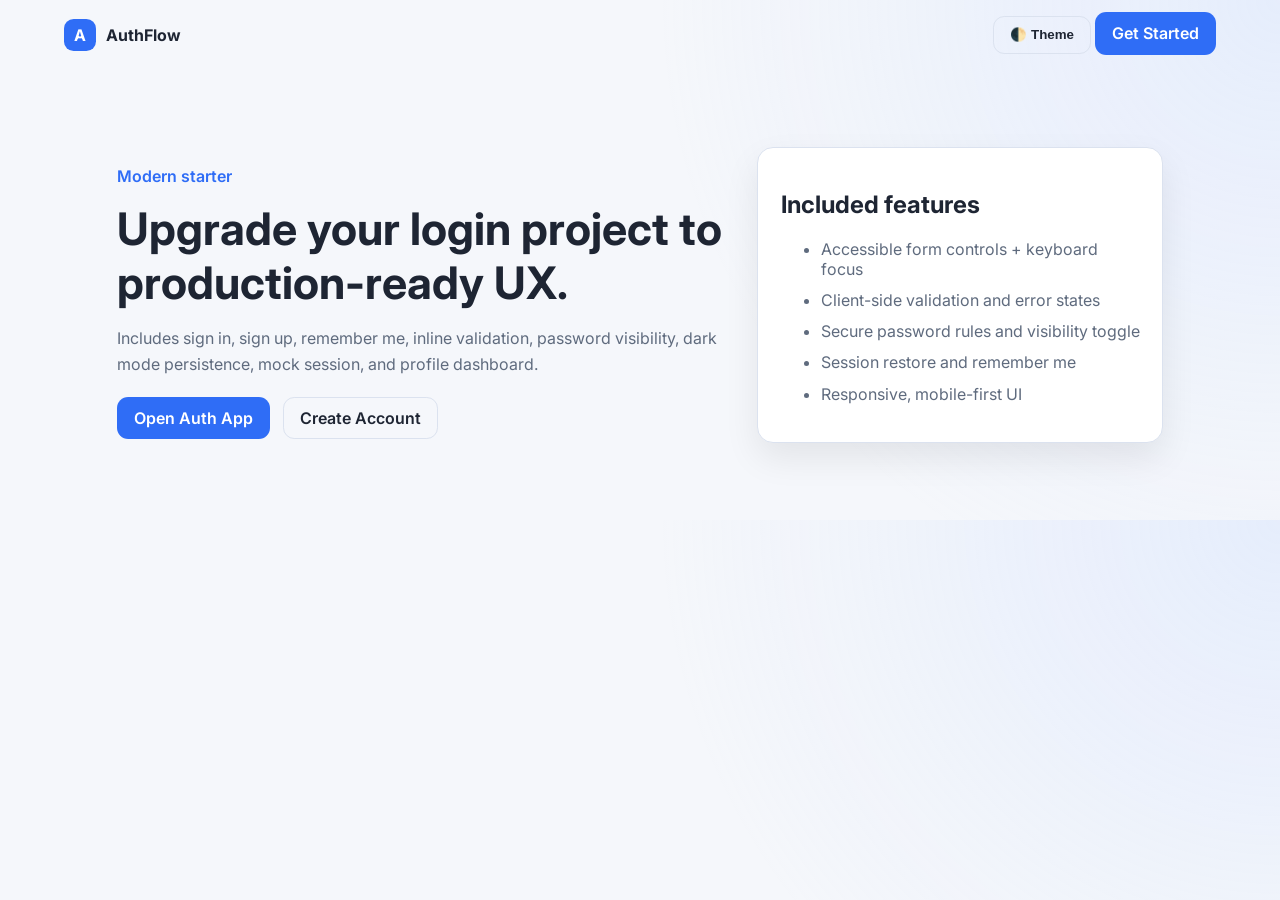
<file: index.html>
<!doctype html>
<html lang="en">
  <head>
    <meta charset="UTF-8" />
    <meta name="viewport" content="width=device-width, initial-scale=1.0" />
    <title>AuthFlow • Smart Login Demo</title>
    <meta name="description" content="Modern authentication demo with login, signup, validation, theme switcher and profile session." />
    <link rel="preconnect" href="https://fonts.googleapis.com" />
    <link rel="preconnect" href="https://fonts.gstatic.com" crossorigin />
    <link href="https://fonts.googleapis.com/css2?family=Inter:wght@400;500;600;700&display=swap" rel="stylesheet" />
    <link rel="stylesheet" href="styles.css" />
  </head>
  <body>
    <header class="site-header">
      <a class="brand" href="index.html" aria-label="AuthFlow Home">
        <span class="brand-logo">A</span>
        <span>AuthFlow</span>
      </a>
      <nav class="header-actions">
        <button id="themeToggle" class="btn ghost" type="button" aria-label="Toggle dark mode">🌓 Theme</button>
        <a href="login.html" class="btn primary">Get Started</a>
      </nav>
    </header>

    <main class="hero">
      <section>
        <p class="eyebrow">Modern starter</p>
        <h1>Upgrade your login project to production-ready UX.</h1>
        <p class="lead">
          Includes sign in, sign up, remember me, inline validation, password visibility,
          dark mode persistence, mock session, and profile dashboard.
        </p>
        <div class="hero-cta">
          <a href="login.html" class="btn primary">Open Auth App</a>
          <a href="login.html#signup" class="btn secondary">Create Account</a>
        </div>
      </section>
      <aside class="feature-card" aria-label="Feature checklist">
        <h2>Included features</h2>
        <ul>
          <li>Accessible form controls + keyboard focus</li>
          <li>Client-side validation and error states</li>
          <li>Secure password rules and visibility toggle</li>
          <li>Session restore and remember me</li>
          <li>Responsive, mobile-first UI</li>
        </ul>
      </aside>
    </main>

    <script src="app.js" defer></script>
  </body>
</html>
</file>
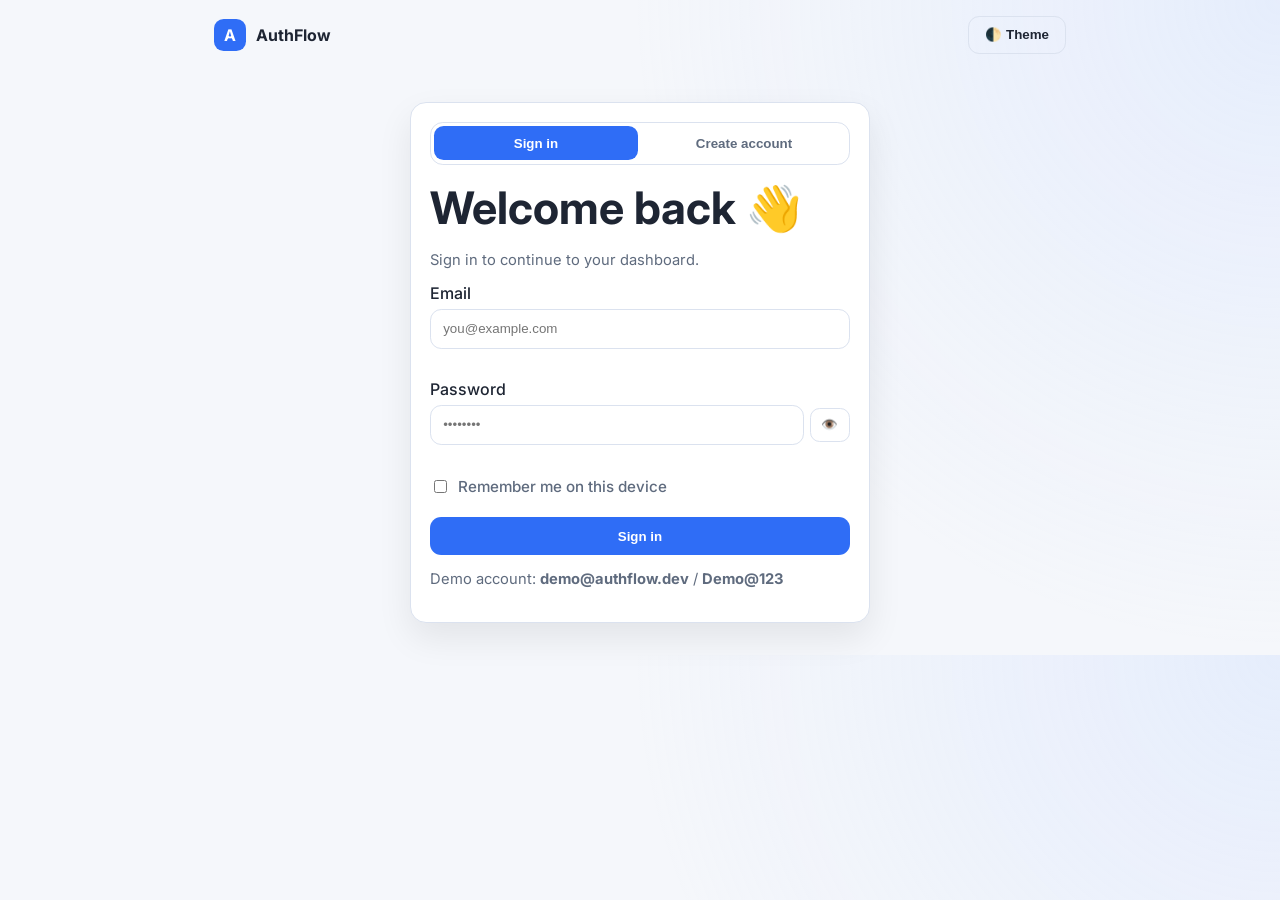
<file: login.html>
<!doctype html>
<html lang="en">
  <head>
    <meta charset="UTF-8" />
    <meta name="viewport" content="width=device-width, initial-scale=1.0" />
    <title>AuthFlow • Login</title>
    <link rel="preconnect" href="https://fonts.googleapis.com" />
    <link rel="preconnect" href="https://fonts.gstatic.com" crossorigin />
    <link href="https://fonts.googleapis.com/css2?family=Inter:wght@400;500;600;700&display=swap" rel="stylesheet" />
    <link rel="stylesheet" href="styles.css" />
  </head>
  <body class="auth-page">
    <header class="site-header compact">
      <a class="brand" href="index.html">
        <span class="brand-logo">A</span>
        <span>AuthFlow</span>
      </a>
      <button id="themeToggle" class="btn ghost" type="button" aria-label="Toggle dark mode">🌓 Theme</button>
    </header>

    <main class="auth-shell">
      <section class="auth-card">
        <div class="tab-row" role="tablist" aria-label="Authentication tabs">
          <button class="tab active" id="tab-login" data-tab="login" role="tab" aria-selected="true">Sign in</button>
          <button class="tab" id="tab-signup" data-tab="signup" role="tab" aria-selected="false">Create account</button>
        </div>

        <form id="loginForm" class="form active" novalidate>
          <h1>Welcome back 👋</h1>
          <p class="muted">Sign in to continue to your dashboard.</p>
          <label for="loginEmail">Email</label>
          <input id="loginEmail" name="email" type="email" autocomplete="email" placeholder="you@example.com" required />
          <small class="error" data-for="loginEmail"></small>

          <label for="loginPassword">Password</label>
          <div class="input-group">
            <input id="loginPassword" name="password" type="password" autocomplete="current-password" placeholder="••••••••" required />
            <button class="icon-btn" type="button" data-toggle-password="loginPassword">👁️</button>
          </div>
          <small class="error" data-for="loginPassword"></small>

          <label class="checkbox-row">
            <input id="rememberMe" type="checkbox" />
            <span>Remember me on this device</span>
          </label>

          <button class="btn primary full" type="submit">Sign in</button>
          <p class="hint">Demo account: <strong>demo@authflow.dev</strong> / <strong>Demo@123</strong></p>
        </form>

        <form id="signupForm" class="form" novalidate>
          <h1>Create account ✨</h1>
          <p class="muted">Join in less than a minute.</p>
          <label for="signupName">Full name</label>
          <input id="signupName" name="name" type="text" autocomplete="name" placeholder="Jane Doe" required />
          <small class="error" data-for="signupName"></small>

          <label for="signupEmail">Email</label>
          <input id="signupEmail" name="email" type="email" autocomplete="email" placeholder="jane@example.com" required />
          <small class="error" data-for="signupEmail"></small>

          <label for="signupPassword">Password</label>
          <div class="input-group">
            <input id="signupPassword" name="password" type="password" autocomplete="new-password" placeholder="Min 8 chars, 1 uppercase, 1 number" required />
            <button class="icon-btn" type="button" data-toggle-password="signupPassword">👁️</button>
          </div>
          <small class="error" data-for="signupPassword"></small>

          <button class="btn primary full" type="submit">Create account</button>
        </form>

        <div id="profilePanel" class="profile-panel" hidden>
          <h1>You're signed in ✅</h1>
          <p id="welcomeText"></p>
          <button id="logoutBtn" class="btn secondary full" type="button">Sign out</button>
        </div>
      </section>
    </main>

    <script src="app.js" defer></script>
  </body>
</html>
</file>
<file: styles.css>
:root {
  --bg: #f5f7fb;
  --surface: #ffffff;
  --text: #1e2533;
  --muted: #5f6b7e;
  --primary: #2f6df6;
  --primary-dark: #1f52c4;
  --border: #dbe2ef;
  --danger: #d03853;
  --shadow: 0 15px 35px rgba(0, 0, 0, 0.08);
}

[data-theme='dark'] {
  --bg: #11131a;
  --surface: #171b24;
  --text: #edf1ff;
  --muted: #a7b0c4;
  --primary: #6b91ff;
  --primary-dark: #5275d8;
  --border: #2a3245;
  --danger: #ff7f9b;
  --shadow: 0 15px 35px rgba(0, 0, 0, 0.3);
}

* { box-sizing: border-box; }
body {
  margin: 0;
  font-family: 'Inter', system-ui, sans-serif;
  background: radial-gradient(circle at top right, #b9d0ff40, transparent 45%), var(--bg);
  color: var(--text);
}
.site-header {display:flex;justify-content:space-between;align-items:center;padding:1rem 5vw;}
.compact{max-width:980px;margin:0 auto;}
.brand{display:flex;gap:.6rem;align-items:center;color:var(--text);text-decoration:none;font-weight:700;}
.brand-logo{width:2rem;height:2rem;border-radius:.6rem;background:var(--primary);color:#fff;display:grid;place-items:center;}
.btn{padding:.65rem 1rem;border-radius:.7rem;border:1px solid transparent;text-decoration:none;cursor:pointer;font-weight:600;}
.btn.primary{background:var(--primary);color:#fff;}
.btn.primary:hover{background:var(--primary-dark);}
.btn.secondary{background:transparent;border-color:var(--border);color:var(--text);}
.btn.ghost{background:transparent;border-color:var(--border);color:var(--text);}
.hero{display:grid;grid-template-columns:1.2fr .8fr;gap:2rem;padding:6vw;max-width:1200px;margin:0 auto;align-items:center;}
.eyebrow{color:var(--primary);font-weight:600;}
h1{font-size:clamp(1.7rem,4vw,2.8rem);margin:.5rem 0 1rem;}
.lead{color:var(--muted);line-height:1.6;}
.hero-cta{display:flex;gap:.8rem;flex-wrap:wrap;margin-top:1.2rem;}
.feature-card{padding:1.4rem;border:1px solid var(--border);border-radius:1rem;background:var(--surface);box-shadow:var(--shadow);}
.feature-card li{margin-bottom:.7rem;color:var(--muted);}
.auth-shell{display:grid;place-items:center;padding:2rem;}
.auth-card{width:min(460px,100%);background:var(--surface);box-shadow:var(--shadow);border:1px solid var(--border);border-radius:1rem;padding:1.2rem;}
.tab-row{display:grid;grid-template-columns:1fr 1fr;border:1px solid var(--border);padding:.2rem;border-radius:.8rem;gap:.3rem;}
.tab{border:none;background:transparent;padding:.6rem;border-radius:.6rem;cursor:pointer;color:var(--muted);font-weight:600;}
.tab.active{background:var(--primary);color:#fff;}
.form{display:none;margin-top:1rem;}
.form.active{display:block;}
label{display:block;margin:.7rem 0 .35rem;font-weight:500;}
input{width:100%;padding:.72rem .75rem;border:1px solid var(--border);border-radius:.7rem;background:transparent;color:var(--text);}
input:focus{outline:2px solid #94b2ff;outline-offset:1px;}
.input-group{display:grid;grid-template-columns:1fr auto;gap:.4rem;align-items:center;}
.icon-btn{border:1px solid var(--border);background:transparent;border-radius:.6rem;padding:.55rem .65rem;cursor:pointer;}
.checkbox-row{display:flex;align-items:center;gap:.5rem;font-size:.95rem;color:var(--muted);margin-top:.8rem;}
.checkbox-row input{width:auto;}
.full{width:100%;margin-top:1rem;}
.muted,.hint{color:var(--muted);font-size:.92rem;}
.error{min-height:1rem;color:var(--danger);display:block;font-size:.82rem;margin-top:.2rem;}
.profile-panel{margin-top:1rem;}
@media (max-width: 860px){.hero{grid-template-columns:1fr;padding:8vw 5vw;}}
</file>
